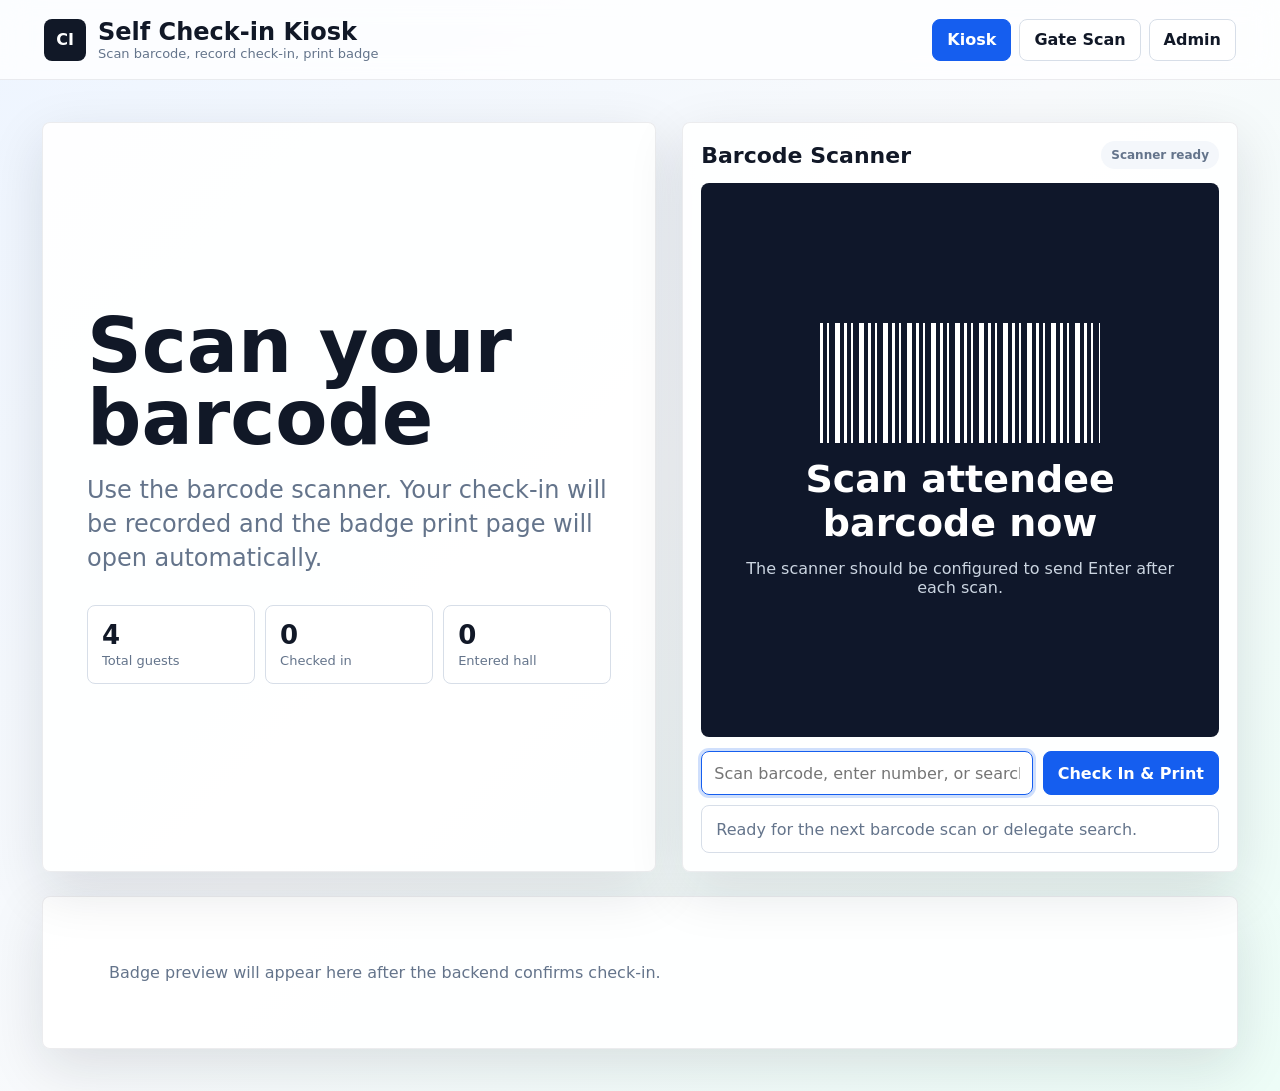
<file: index.html>
<!doctype html>
<html lang="en">
<head>
  <meta charset="utf-8">
  <meta name="viewport" content="width=device-width, initial-scale=1">
  <title>Event Check-in Kiosk</title>
  <link rel="preconnect" href="https://fonts.googleapis.com">
  <link rel="preconnect" href="https://fonts.gstatic.com" crossorigin>
  <link href="https://fonts.googleapis.com/css2?family=Roboto+Condensed:wght@400;700;800;900&display=swap" rel="stylesheet">
  <link rel="stylesheet" href="styles.css?v=20260925-4">
</head>
<body>
  <div class="shell">
    <header class="topbar">
      <div class="brand"><div class="mark">CI</div><div><h1>Self Check-in Kiosk</h1><p>Scan barcode, record check-in, print badge</p></div></div>
      <nav class="nav"><a class="active" href="index.html">Kiosk</a><a href="gate.html">Gate Scan</a><a href="admin.html">Admin</a></nav>
    </header>
    <main class="main">
      <section class="kiosk-layout">
        <div class="panel hero-panel">
          <h2>Scan your barcode</h2>
          <p class="lead">Use the barcode scanner. Your check-in will be recorded and the badge print page will open automatically.</p>
          <div class="status-strip">
            <div class="metric"><strong id="metricTotal">0</strong><span>Total guests</span></div>
            <div class="metric"><strong id="metricChecked">0</strong><span>Checked in</span></div>
            <div class="metric"><strong id="metricGate">0</strong><span>Entered hall</span></div>
          </div>
        </div>
        <div class="panel scanner-panel barcode-panel">
          <div class="scanner-head"><h3>Barcode Scanner</h3><span class="pill">Scanner ready</span></div>
          <div class="barcode-stage">
            <div class="barcode-icon" aria-hidden="true"></div>
            <strong>Scan attendee barcode now</strong>
            <span>The scanner should be configured to send Enter after each scan.</span>
          </div>
          <div>
            <div class="manual-row">
              <input class="field barcode-input" id="manualCode" placeholder="Scan barcode, enter number, or search name" autocomplete="off" autofocus>
              <button class="button primary" id="manualSubmit">Check In &amp; Print</button>
            </div>
            <div id="searchResults" class="search-results" hidden></div>
            <div id="scanNotice" class="notice">Ready for barcode scan.</div>
          </div>
        </div>
      </section>
      <section class="panel badge-preview"><div id="badgePreview" class="empty">Badge preview will appear here after the backend confirms check-in.</div></section>
    </main>
  </div>
  <div id="printTarget" class="print-only"></div>
  <script src="app.js?v=20260925-4"></script>
  <script>EventCheckin.initKiosk();</script>
</body>
</html>
</file>
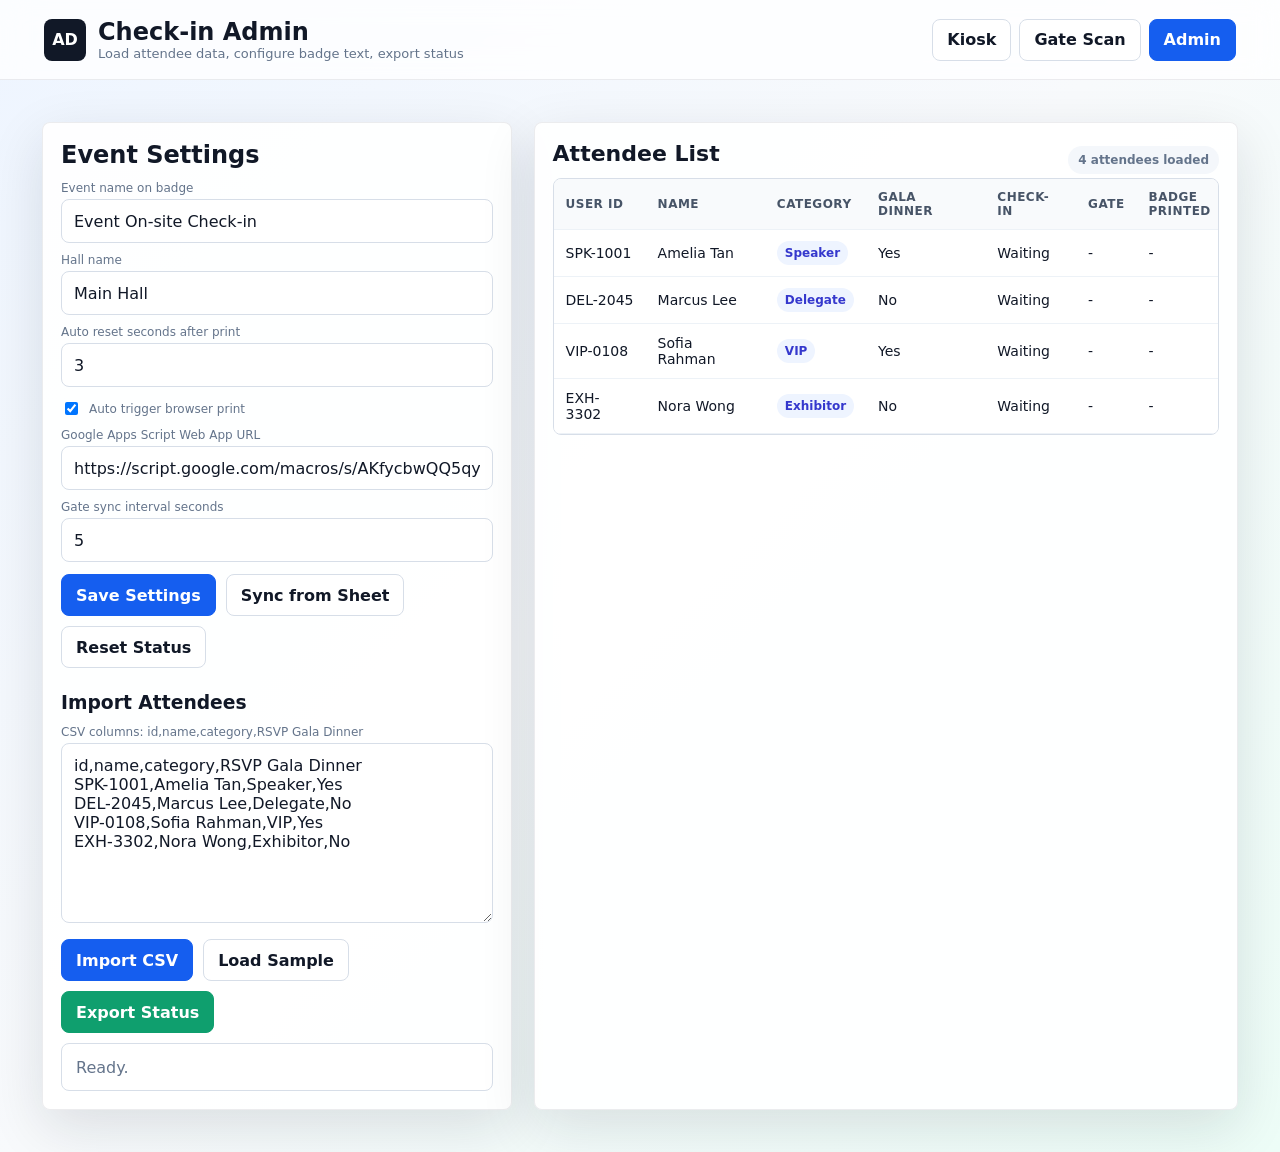
<file: admin.html>
<!doctype html><html lang="en"><head><meta charset="utf-8"><meta name="viewport" content="width=device-width, initial-scale=1"><title>Event Check-in Admin</title><link rel="stylesheet" href="styles.css?v=20260925-4"></head><body><div class="shell"><header class="topbar"><div class="brand"><div class="mark">AD</div><div><h1>Check-in Admin</h1><p>Load attendee data, configure badge text, export status</p></div></div><nav class="nav"><a href="index.html">Kiosk</a><a href="gate.html">Gate Scan</a><a class="active" href="admin.html">Admin</a></nav></header><main class="main"><section class="admin-grid"><div class="panel admin-panel"><h2>Event Settings</h2><label class="tiny" for="eventName">Event name on badge</label><input class="field" id="eventName"><label class="tiny" for="hallName">Hall name</label><input class="field" id="hallName"><label class="tiny" for="resetSeconds">Auto reset seconds after print</label><input class="field" id="resetSeconds" type="number" min="1" max="10"><label class="tiny check"><input id="autoPrint" type="checkbox"> Auto trigger browser print</label><label class="tiny" for="backendUrl">Google Apps Script Web App URL</label><input class="field" id="backendUrl" placeholder="https://script.google.com/macros/s/.../exec"><label class="tiny" for="syncSeconds">Gate sync interval seconds</label><input class="field" id="syncSeconds" type="number" min="3" max="30"><div class="actions"><button class="button primary" id="saveSettings">Save Settings</button><button class="button" id="syncSheet">Sync from Sheet</button><button class="button" id="resetStatus">Reset Status</button></div><h3>Import Attendees</h3><p class="tiny">CSV columns: id,name,category,RSVP Gala Dinner</p><textarea id="csvInput">id,name,category,RSVP Gala Dinner
SPK-1001,Amelia Tan,Speaker,Yes
DEL-2045,Marcus Lee,Delegate,No
VIP-0108,Sofia Rahman,VIP,Yes
EXH-3302,Nora Wong,Exhibitor,No</textarea><div class="actions"><button class="button primary" id="importCsv">Import CSV</button><button class="button" id="loadSample">Load Sample</button><button class="button green" id="exportCsv">Export Status</button></div><div id="adminNotice" class="notice">Ready.</div></div><div class="panel admin-panel"><div class="scanner-head"><h2>Attendee List</h2><span id="adminCount" class="pill">0 attendees loaded</span></div><div class="table-wrap"><table><thead><tr><th>User ID</th><th>Name</th><th>Category</th><th>Gala Dinner</th><th>Check-in</th><th>Gate</th><th>Badge Printed</th></tr></thead><tbody id="attendeeRows"></tbody></table></div></div></section></main></div><script src="app.js?v=20260925-4"></script><script>EventCheckin.initAdmin();</script></body></html>
</file>
<file: styles.css>
:root{--ink:#111827;--muted:#64748b;--line:#d7dee8;--soft:#f4f7fb;--paper:#fff;--blue:#155eef;--green:#0f9f6e;--red:#d92d20;--amber:#b54708;--shadow:0 18px 55px rgba(15,23,42,.12);font-family:Inter,ui-sans-serif,system-ui,-apple-system,BlinkMacSystemFont,"Segoe UI",Arial,sans-serif}*{box-sizing:border-box}body{margin:0;background:linear-gradient(135deg,#eef5ff 0%,#f8fafc 48%,#edfdf7 100%);color:var(--ink);min-height:100vh}button,input,select,textarea{font:inherit}button{border:0;cursor:pointer}.shell{min-height:100vh;display:grid;grid-template-rows:auto 1fr}.topbar{display:flex;align-items:center;justify-content:space-between;gap:20px;padding:18px clamp(18px,4vw,44px);border-bottom:1px solid rgba(17,24,39,.08);background:rgba(255,255,255,.78);backdrop-filter:blur(14px)}.brand{display:flex;align-items:center;gap:12px;min-width:0}.mark{width:42px;height:42px;display:grid;place-items:center;border-radius:8px;background:#111827;color:#fff;font-weight:800}.brand h1,.brand p{margin:0}.brand h1{font-size:clamp(18px,2vw,24px)}.brand p{color:var(--muted);font-size:13px}.nav{display:flex;gap:8px;flex-wrap:wrap;justify-content:flex-end}.nav a,.button{display:inline-flex;align-items:center;justify-content:center;gap:8px;min-height:42px;padding:0 14px;border-radius:8px;background:#fff;color:var(--ink);text-decoration:none;border:1px solid var(--line);font-weight:700}.button.primary,.nav a.active{background:var(--blue);border-color:var(--blue);color:#fff}.button.green{background:var(--green);color:#fff;border-color:var(--green)}.button.red{background:var(--red);color:#fff;border-color:var(--red)}.main{padding:clamp(18px,4vw,42px)}.kiosk-layout{display:grid;grid-template-columns:minmax(320px,1.05fr) minmax(320px,.95fr);gap:26px;align-items:stretch}.panel{background:rgba(255,255,255,.9);border:1px solid rgba(17,24,39,.08);border-radius:8px;box-shadow:var(--shadow)}.hero-panel{padding:clamp(22px,4vw,44px);display:flex;flex-direction:column;justify-content:center;min-height:calc(100vh - 150px)}.hero-panel h2{margin:0;font-size:clamp(38px,6vw,76px);line-height:.95}.hero-panel .lead{margin:18px 0 0;color:var(--muted);font-size:clamp(18px,2vw,24px);line-height:1.42}.status-strip{margin-top:30px;display:grid;grid-template-columns:repeat(3,minmax(0,1fr));gap:10px}.metric{padding:14px;border:1px solid var(--line);border-radius:8px;background:#fff}.metric strong{display:block;font-size:26px}.metric span{color:var(--muted);font-size:13px}.scanner-panel{padding:18px;display:grid;grid-template-rows:auto 1fr auto;gap:14px;min-height:calc(100vh - 150px)}.scanner-head{display:flex;justify-content:space-between;align-items:center;gap:14px}.scanner-head h2,.scanner-head h3{margin:0;font-size:22px}.pill{display:inline-flex;align-items:center;min-height:28px;padding:0 10px;border-radius:999px;color:var(--muted);background:var(--soft);font-weight:700;font-size:12px}.video-wrap{position:relative;overflow:hidden;border-radius:8px;background:#0f172a;min-height:330px}video{width:100%;height:100%;min-height:330px;object-fit:cover;display:block}.scan-frame{position:absolute;inset:12%;border:3px solid rgba(255,255,255,.9);border-radius:8px;box-shadow:0 0 0 999px rgba(2,6,23,.38);pointer-events:none}.scan-line{position:absolute;left:14%;right:14%;top:25%;height:3px;border-radius:999px;background:#22c55e;animation:scan 1.65s ease-in-out infinite}@keyframes scan{0%,100%{transform:translateY(0);opacity:.6}50%{transform:translateY(170px);opacity:1}}.manual-row{display:grid;grid-template-columns:1fr auto;gap:10px}.field,textarea{width:100%;min-height:44px;padding:0 12px;border-radius:8px;border:1px solid var(--line);background:#fff;color:var(--ink)}textarea{padding:12px;min-height:180px;resize:vertical}.notice{padding:12px 14px;border-radius:8px;border:1px solid var(--line);background:#fff;color:var(--muted);min-height:48px;display:flex;align-items:center;margin-top:10px}.notice.success{border-color:rgba(15,159,110,.35);background:#ecfdf3;color:#067647}.notice.error{border-color:rgba(217,45,32,.35);background:#fef3f2;color:#b42318}.notice.warn{border-color:rgba(181,71,8,.35);background:#fffaeb;color:#93370d}.badge-preview{padding:18px;margin-top:24px}.badge{width:96mm;min-height:132mm;margin:0 auto;background:#fff;border:1px solid #d0d5dd;border-radius:8px;overflow:hidden;display:grid;grid-template-rows:auto 1fr auto}.badge-band{min-height:28mm;padding:9mm 8mm;background:#111827;color:#fff}.badge-band strong{display:block;font-size:18px}.badge-band span{display:block;margin-top:4px;color:#cbd5e1;font-size:11px;text-transform:uppercase;letter-spacing:1px}.badge-body{padding:10mm 8mm;display:flex;flex-direction:column;align-items:center;justify-content:center;gap:8mm;text-align:center}.qr-box{width:44mm;height:44mm;display:grid;place-items:center}.qr-box svg{width:100%;height:100%;display:block}.attendee-name{font-size:27px;font-weight:900;line-height:1.05;overflow-wrap:anywhere}.attendee-category{display:inline-flex;align-items:center;justify-content:center;min-height:34px;padding:0 16px;border-radius:999px;background:#e0f2fe;color:#075985;font-weight:900;text-transform:uppercase;letter-spacing:1px}.badge-foot{padding:5mm 8mm;border-top:1px solid #e5e7eb;color:#475467;font-size:11px;text-align:center}.gate{display:grid;grid-template-columns:minmax(300px,.85fr) minmax(320px,1.15fr);gap:24px;align-items:stretch}.gate-result{min-height:calc(100vh - 150px);padding:clamp(24px,4vw,46px);display:flex;flex-direction:column;justify-content:center}.gate-lamp{width:118px;height:118px;border-radius:999px;background:var(--soft);border:1px solid var(--line);display:grid;place-items:center;font-size:54px;font-weight:900}.gate-result.allow .gate-lamp{background:#12b76a;color:#fff}.gate-result.deny .gate-lamp{background:#f04438;color:#fff}.gate-result h2{margin:26px 0 8px;font-size:clamp(36px,6vw,72px);line-height:1}.gate-name{color:var(--muted);font-size:22px;min-height:32px}.admin-grid{display:grid;grid-template-columns:minmax(300px,.8fr) minmax(340px,1.2fr);gap:22px}.admin-panel{padding:18px}.admin-panel h2,.admin-panel h3{margin:0 0 12px}.admin-panel h3{margin-top:24px}.actions{display:flex;gap:10px;flex-wrap:wrap;margin-top:12px}.table-wrap{overflow:auto;border:1px solid var(--line);border-radius:8px;background:#fff}table{width:100%;border-collapse:collapse;min-width:720px}th,td{padding:11px 12px;text-align:left;border-bottom:1px solid #edf2f7;font-size:14px}th{background:#f8fafc;color:#475467;font-size:12px;text-transform:uppercase;letter-spacing:.04em}.tag{display:inline-flex;min-height:24px;align-items:center;padding:0 8px;border-radius:999px;background:#eef4ff;color:#3538cd;font-size:12px;font-weight:800}.empty{color:var(--muted);padding:24px}.tiny{display:block;color:var(--muted);font-size:12px;margin:10px 0 4px}.check{display:flex;gap:8px;align-items:center;margin-top:12px}.print-only{display:none}@media(max-width:920px){.kiosk-layout,.gate,.admin-grid{grid-template-columns:1fr}.hero-panel,.scanner-panel,.gate-result{min-height:auto}}@media(max-width:640px){.topbar{align-items:flex-start;flex-direction:column}.nav{width:100%;justify-content:stretch}.nav a{flex:1}.status-strip{grid-template-columns:1fr}.manual-row{grid-template-columns:1fr}.main{padding:14px}}@page{size:96mm 132mm;margin:0}@media print{body{background:#fff}.shell{display:block}.topbar,.main{display:none!important}.print-only{display:block}.print-only .badge{border:0;border-radius:0;box-shadow:none}}
.photo-scan{margin-top:10px;width:100%;background:#eef4ff;color:#155eef}.file-scan{position:absolute;inline-size:1px;block-size:1px;opacity:0;pointer-events:none}
.legacy-badge{width:340px;height:491px;min-height:491px;border-radius:0;grid-template-rows:1fr 70px;font-family:"Roboto Condensed","Arial Narrow",Arial,sans-serif}.legacy-main{position:relative;padding:36px 20px 18px;display:flex;flex-direction:column;align-items:center;justify-content:center;text-align:center;line-height:1.2}.legacy-badge .attendee-name{margin-bottom:18px;font-size:30px;line-height:1;font-weight:800;text-transform:uppercase;max-width:300px}.legacy-badge .qr-box{width:82px;height:82px}.legacy-id{margin-top:5px;font-size:10px}.legacy-category{padding:0 20px;display:flex;align-items:center;justify-content:center;text-align:center;font-size:30px;line-height:1;font-weight:800;text-transform:uppercase;overflow-wrap:anywhere}@page{size:90mm 130mm;margin:0}@media print{body{margin:0}.print-only .legacy-badge{width:90mm;height:130mm;min-height:130mm;transform:rotate(180deg)}}
.barcode-panel{grid-template-rows:auto 1fr auto}.barcode-stage{min-height:330px;border-radius:8px;background:#0f172a;color:#fff;display:flex;flex-direction:column;align-items:center;justify-content:center;text-align:center;padding:32px;gap:14px}.barcode-stage strong{font-size:clamp(24px,3vw,38px)}.barcode-stage span{color:#cbd5e1;max-width:430px}.barcode-icon{width:min(300px,80%);height:120px;background:repeating-linear-gradient(90deg,#fff 0 3px,transparent 3px 7px,#fff 7px 9px,transparent 9px 15px,#fff 15px 20px,transparent 20px 24px);border-inline:10px solid #0f172a}.barcode-input:focus{outline:3px solid rgba(21,94,239,.2);border-color:var(--blue)}
@page{size:A4 portrait;margin:0}@media print{html,body{width:210mm;height:297mm;margin:0!important;padding:0!important;overflow:hidden!important}.shell{display:none!important}.print-only{display:block!important;position:fixed!important;top:0!important;left:0!important;width:340px!important;height:491px!important;margin:0!important;padding:0!important}.print-only .legacy-badge{position:absolute!important;top:0!important;left:0!important;width:340px!important;height:491px!important;min-height:491px!important;margin:0!important;transform:rotate(180deg)!important;transform-origin:center center!important;break-inside:avoid!important;page-break-inside:avoid!important}}
.legacy-badge{font-family:"Roboto Condensed","Arial Narrow",Arial,sans-serif}.legacy-main{justify-content:flex-start;padding:184px 20px 12px}.legacy-badge .attendee-name{margin:0 0 18px;max-width:300px;font-family:"Roboto Condensed","Arial Narrow",Arial,sans-serif;font-size:29px;font-weight:900;line-height:.98;letter-spacing:0;text-transform:uppercase}.legacy-badge .qr-box{width:104px;height:104px;margin:0}.legacy-badge .qr-box svg{width:104px;height:104px;shape-rendering:crispEdges}.legacy-id{margin-top:7px;font-family:"Roboto Condensed","Arial Narrow",Arial,sans-serif;font-size:12px;font-weight:400;letter-spacing:1px}.legacy-category{font-family:"Roboto Condensed","Arial Narrow",Arial,sans-serif;font-size:30px;font-weight:900;letter-spacing:0}
.legacy-badge{position:relative}.gala-dinner-icon{position:absolute;right:18px;bottom:78px;width:34px;height:34px;color:#111;display:grid;place-items:center}.gala-dinner-icon svg{width:34px;height:34px;fill:none;stroke:currentColor;stroke-width:1.8;stroke-linecap:round;stroke-linejoin:round}
.search-results{margin-top:10px;border:1px solid var(--line);border-radius:8px;background:#fff;overflow:hidden;max-height:280px;overflow-y:auto}.search-summary{padding:10px 12px;background:var(--soft);color:var(--muted);font-size:13px}.search-person{width:100%;padding:11px 12px;background:#fff;border-top:1px solid #edf2f7;display:flex;align-items:center;justify-content:space-between;gap:12px;text-align:left;color:var(--ink)}.search-person:hover,.search-person:focus{background:#eef4ff;outline:none}.search-person span:first-child{display:grid;gap:2px}.search-person strong{font-size:15px}.search-person small{color:var(--muted)}
.legacy-main{justify-content:center;padding:80px 20px 30px}.legacy-badge .attendee-name{margin:0 0 14px}.legacy-id{margin-top:0;font-size:14px}
.legacy-main{transform:translateY(35px)}
</file>
